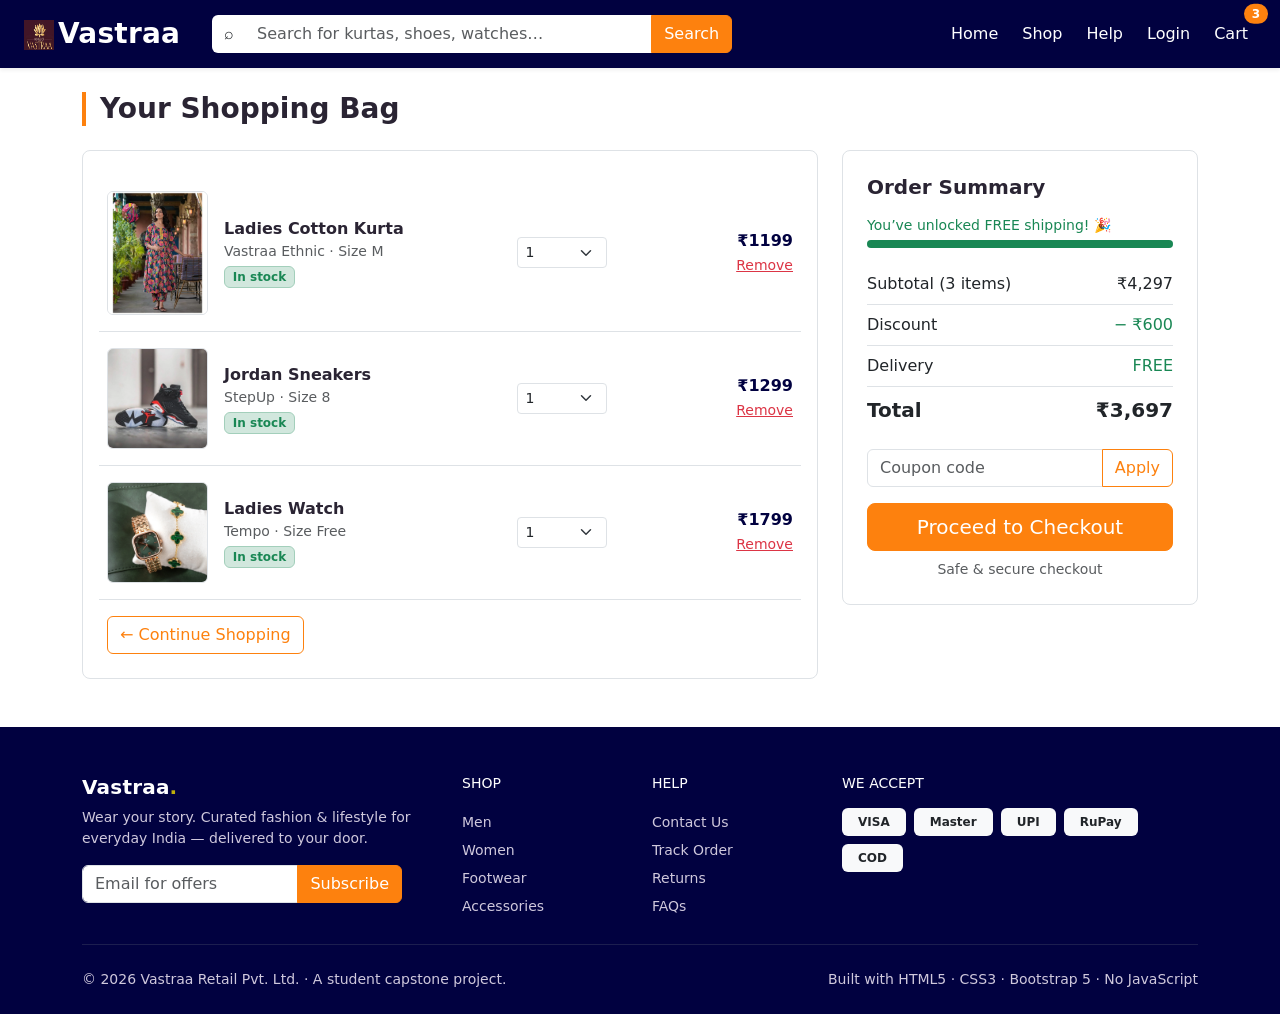
<file: cart.html>
<!DOCTYPE html>
<html lang="en">
<head>
  <meta charset="utf-8">
  <meta name="viewport" content="width=device-width, initial-scale=1">
  <title>Cart · Vastraa</title>
  <link href="https://cdn.jsdelivr.net/npm/bootstrap@5.3.8/dist/css/bootstrap.min.css" rel="stylesheet" integrity="sha384-sRIl4kxILFvY47J16cr9ZwB07vP4J8+LH7qKQnuqkuIAvNWLzeN8tE5YBujZqJLB" crossorigin="anonymous">
<script src="https://cdn.jsdelivr.net/npm/bootstrap@5.3.8/dist/js/bootstrap.bundle.min.js" integrity="sha384-FKyoEForCGlyvwx9Hj09JcYn3nv7wiPVlz7YYwJrWVcXK/BmnVDxM+D2scQbITxI" crossorigin="anonymous"></script>
  <link rel="stylesheet" href="css/bootstrap.min.css">
  <link rel="stylesheet" href="css/style.css">
</head>
<body>
   <nav class="navbar navbar-expand bg-ink shadow-sm py-2">
    <div class="container-fluid px-3 px-lg-4">
      <a class="navbar-brand text-white brand-word fs-3" href="index.html">
        <img src="assets\vastraa logo.jpeg" alt="Vastraa logo" width="30" height="30" class="me-1 align-text-bottom">Vastraa
      </a>

       <form class="d-none d-md-flex mx-3 flex-grow-1" style="max-width:520px">
        <div class="input-group">
          <span class="input-group-text bg-white border-0">⌕</span>
          <input class="form-control border-0" type="search" placeholder="Search for kurtas, shoes, watches…">
          <button class="btn btn-brand" type="submit">Search</button>
        </div>
      </form>

      <ul class="navbar-nav align-items-center gap-lg-2 ms-auto">
        <li class="nav-item"><a class="nav-link text-white" href="index.html">Home</a></li>
        <li class="nav-item"><a class="nav-link text-white" href="products.html">Shop</a></li>
        <li class="nav-item"><a class="nav-link text-white" href="contact.html">Help</a></li>
        <li class="nav-item"><a class="nav-link text-white" href="login.html">Login</a></li>
        <li class="nav-item">
          <a class="nav-link text-white position-relative" href="cart.html">
            Cart
            <span class="badge bg-brand rounded-pill position-absolute top-0 start-100 translate-middle">3</span>
          </a>
        </li>
      </ul>
    </div>
  </nav>
  <div class="container my-4">
    <h3 class="section-title mb-4">Your Shopping Bag</h3>
    <div class="row g-4">
      <div class="col-lg-8">
        <div class="bg-white border rounded-3 p-3 p-md-4">
          
            <div class="row align-items-center g-3 py-3 border-bottom">
              <div class="col-3 col-md-2"><img src="assets\kurta set.webp" class="img-fluid rounded-2 border" alt="Ladies Cotton Kurta"></div>
              <div class="col-9 col-md-5">
                <div class="fw-semibold">Ladies Cotton Kurta</div>
                <div class="text-muted small">Vastraa Ethnic · Size M</div>
                <span class="badge bg-success-subtle text-success border border-success-subtle mt-1">In stock</span>
              </div>
              <div class="col-6 col-md-2">
                <select class="form-select form-select-sm" style="max-width:90px">
                  <option>1</option><option>1</option><option>2</option><option>3</option></select>
              </div>
              <div class="col-6 col-md-3 text-md-end">
                <span class="price-now">₹1199</span>
                <div><a href="#" class="small text-danger">Remove</a></div>
              </div>
            </div>
          
            <div class="row align-items-center g-3 py-3 border-bottom">
              <div class="col-3 col-md-2"><img src="assets\jordan shoes.webp" class="img-fluid rounded-2 border" alt="Jordan Sneakers"></div>
              <div class="col-9 col-md-5">
                <div class="fw-semibold">Jordan Sneakers</div>
                <div class="text-muted small">StepUp · Size 8</div>
                <span class="badge bg-success-subtle text-success border border-success-subtle mt-1">In stock</span>
              </div>
              <div class="col-6 col-md-2">
                <select class="form-select form-select-sm" style="max-width:90px">
                  <option>1</option><option>1</option><option>2</option><option>3</option></select>
              </div>
              <div class="col-6 col-md-3 text-md-end">
                <span class="price-now">₹1299</span>
                <div><a href="#" class="small text-danger">Remove</a></div>
              </div>
            </div>
          
            <div class="row align-items-center g-3 py-3 border-bottom">
              <div class="col-3 col-md-2"><img src="assets\ladies watch.webp" class="img-fluid rounded-2 border" alt="Lasies Watch"></div>
              <div class="col-9 col-md-5">
                <div class="fw-semibold">Ladies Watch</div>
                <div class="text-muted small">Tempo · Size Free</div>
                <span class="badge bg-success-subtle text-success border border-success-subtle mt-1">In stock</span>
              </div>
              <div class="col-6 col-md-2">
                <select class="form-select form-select-sm" style="max-width:90px">
                  <option>1</option><option>1</option><option>2</option><option>3</option></select>
              </div>
              <div class="col-6 col-md-3 text-md-end">
                <span class="price-now">₹1799</span>
                <div><a href="#" class="small text-danger">Remove</a></div>
              </div>
            </div>
          <div class="d-flex justify-content-between pt-3">
            <a href="products.html" class="btn btn-outline-brand">← Continue Shopping</a>
          </div>
        </div>
      </div>

     <div class="col-lg-4">
        <div class="bg-white border rounded-3 p-4">
          <h5 class="fw-bold mb-3">Order Summary</h5>

           <p class="small mb-1 text-success">You&rsquo;ve unlocked FREE shipping! 🎉</p>
          <div class="progress mb-3" style="height:8px">
            <div class="progress-bar bg-success" style="width:100%"></div>
          </div>

          <ul class="list-group list-group-flush mb-3">
            <li class="list-group-item d-flex justify-content-between px-0">Subtotal (3 items)<span>₹4,297</span></li>
            <li class="list-group-item d-flex justify-content-between px-0">Discount<span class="text-success">− ₹600</span></li>
            <li class="list-group-item d-flex justify-content-between px-0">Delivery<span class="text-success">FREE</span></li>
            <li class="list-group-item d-flex justify-content-between px-0 fw-bold fs-5">Total<span>₹3,697</span></li>
          </ul>

           <div class="input-group mb-3">
            <input class="form-control" placeholder="Coupon code">
            <button class="btn btn-outline-brand">Apply</button>
          </div>

          <a href="checkout.html" class="btn btn-brand w-100 btn-lg">Proceed to Checkout</a>
          <p class="text-center small text-muted mt-2 mb-0"> Safe & secure checkout</p>
        </div>
      </div>
    </div>
  </div>

   <footer class="site-footer pt-5 pb-4 mt-5">
    <div class="container">
      <div class="row g-4">
        <div class="col-12 col-lg-4">
          <h5 class="brand-word text-white mb-2">Vastraa<span class="dot">.</span></h5>
          <p class="small mb-3">Wear your story. Curated fashion &amp; lifestyle for everyday India — delivered to your door.</p>
          <!-- Newsletter: an input-group form -->
          <div class="input-group" style="max-width:320px">
            <input class="form-control" type="email" placeholder="Email for offers">
            <button class="btn btn-brand" type="submit">Subscribe</button>
          </div>
        </div>
        <div class="col-6 col-lg-2">
          <h6 class="text-uppercase small mb-3">Shop</h6>
          <ul class="list-unstyled small lh-lg mb-0">
            <li><a href="products.html">Men</a></li>
            <li><a href="products.html">Women</a></li>
            <li><a href="products.html">Footwear</a></li>
            <li><a href="products.html">Accessories</a></li>
          </ul>
        </div>
        <div class="col-6 col-lg-2">
          <h6 class="text-uppercase small mb-3">Help</h6>
          <ul class="list-unstyled small lh-lg mb-0">
            <li><a href="contact.html">Contact Us</a></li>
            <li><a href="contact.html">Track Order</a></li>
            <li><a href="contact.html">Returns</a></li>
            <li><a href="contact.html">FAQs</a></li>
          </ul>
        </div>
        <div class="col-12 col-lg-4">
          <h6 class="text-uppercase small mb-3">We Accept</h6>
          <div class="d-flex flex-wrap gap-2">
            <span class="badge bg-light text-dark px-3 py-2">VISA</span>
            <span class="badge bg-light text-dark px-3 py-2">Master</span>
            <span class="badge bg-light text-dark px-3 py-2">UPI</span>
            <span class="badge bg-light text-dark px-3 py-2">RuPay</span>
            <span class="badge bg-light text-dark px-3 py-2">COD</span>
          </div>
        </div>
      </div>
      <hr class="border-secondary my-4">
      <div class="d-flex flex-column flex-md-row justify-content-between small">
        <span>© 2026 Vastraa Retail Pvt. Ltd. · A student capstone project.</span>
        <span>Built with HTML5 · CSS3 · Bootstrap 5 · No JavaScript</span>
      </div>
    </div>
  </footer>
</body>
</html>
</file>
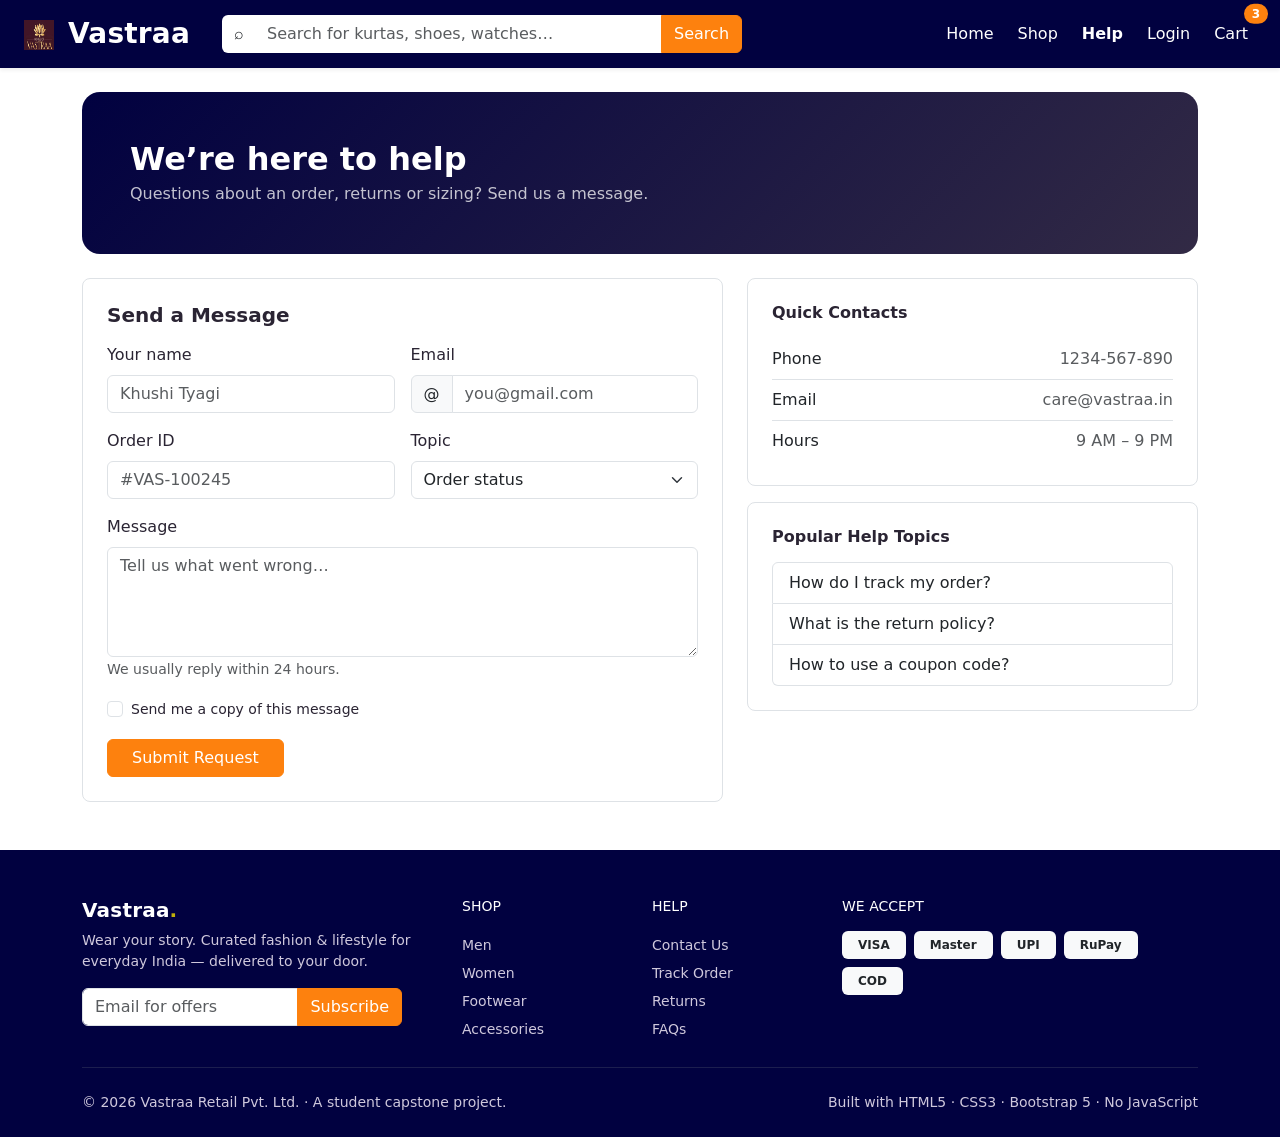
<file: contact.html>
<!DOCTYPE html>
<html lang="en">
<head>
  <meta charset="utf-8">
  <meta name="viewport" content="width=device-width, initial-scale=1">
  <title>Help · Vastraa</title>
  <link href="https://cdn.jsdelivr.net/npm/bootstrap@5.3.8/dist/css/bootstrap.min.css" rel="stylesheet" integrity="sha384-sRIl4kxILFvY47J16cr9ZwB07vP4J8+LH7qKQnuqkuIAvNWLzeN8tE5YBujZqJLB" crossorigin="anonymous">
<script src="https://cdn.jsdelivr.net/npm/bootstrap@5.3.8/dist/js/bootstrap.bundle.min.js" integrity="sha384-FKyoEForCGlyvwx9Hj09JcYn3nv7wiPVlz7YYwJrWVcXK/BmnVDxM+D2scQbITxI" crossorigin="anonymous"></script>
  <link rel="stylesheet" href="css/bootstrap.min.css">
  <link rel="stylesheet" href="css/style.css">
</head>
<body>
  <nav class="navbar navbar-expand bg-ink shadow-sm py-2">
    <div class="container-fluid px-3 px-lg-4">
      <a class="navbar-brand text-white brand-word fs-3" href="index.html">
        <img src="assets\vastraa logo.jpeg" alt="Vastraa logo" width="30" height="30" class="me-1 align-text-bottom">
        Vastraa
      </a>

      <form class="d-none d-md-flex mx-3 flex-grow-1" style="max-width:520px">
         <div class="input-group">
<span class="input-group-text bg-white border-0">⌕</span>
 <input class="form-control border-0" type="search" placeholder="Search for kurtas, shoes, watches…">
          <button class="btn btn-brand" type="submit">Search</button> </div>
</form>

 <ul class="navbar-nav align-items-center gap-lg-2 ms-auto">
<li class="nav-item"><a class="nav-link text-white" href="index.html">Home</a></li>
<li class="nav-item"><a class="nav-link text-white" href="products.html">Shop</a></li>
<li class="nav-item"><a class="nav-link active fw-semibold text-white" href="contact.html">Help</a></li>
<li class="nav-item"><a class="nav-link text-white" href="login.html">Login</a></li>
<li class="nav-item">
<a class="nav-link text-white position-relative" href="cart.html">
Cart
<span class="badge bg-brand rounded-pill position-absolute top-0 start-100 translate-middle">3</span>
</a>
</li>
</ul>
</div>
</nav>
<div class="container my-4">
    <div class="hero p-4 p-md-5 mb-4">
      <h2 class="fw-bold mb-1">We&rsquo;re here to help</h2>
      <p class="opacity-75 mb-0">Questions about an order, returns or sizing? Send us a message.</p> </div>

    <div class="row g-4">
      <div class="col-lg-7">
        <div class="bg-white border rounded-3 p-4">
          <h5 class="fw-bold mb-3">Send a Message</h5>
          <div class="row g-3">
            <div class="col-md-6"><label class="form-label">Your name</label><input class="form-control" placeholder="Khushi Tyagi"></div>
            <div class="col-md-6"><label class="form-label">Email</label>
              <div class="input-group"><span class="input-group-text">@</span><input type="email" class="form-control" placeholder="you@gmail.com"></div></div>
            <div class="col-md-6"><label class="form-label">Order ID</label><input class="form-control" placeholder="#VAS-100245"></div>
            <div class="col-md-6"><label class="form-label">Topic</label>
              <select class="form-select"><option>Order status</option><option>Return / Refund</option><option>Payment issue</option><option>Other</option></select></div>
            <div class="col-12"><label class="form-label">Message</label>
              <textarea class="form-control" rows="4" placeholder="Tell us what went wrong…"></textarea>
              <small class="form-text text-muted">We usually reply within 24 hours.</small></div>
            <div class="col-12">
              <div class="form-check"><input class="form-check-input" type="checkbox" id="cc"><label class="form-check-label small" for="cc">Send me a copy of this message</label></div>
            </div>
            <div class="col-12"><button class="btn btn-brand px-4">Submit Request</button></div>
          </div>
        </div>
      </div>

      <div class="col-lg-5">
        <div class="bg-white border rounded-3 p-4 mb-3">
          <h6 class="fw-bold mb-3">Quick Contacts</h6>
          <ul class="list-group list-group-flush">
            <li class="list-group-item d-flex justify-content-between px-0"> Phone<span class="text-muted">1234-567-890</span></li>
            <li class="list-group-item d-flex justify-content-between px-0"> Email<span class="text-muted">care@vastraa.in</span></li>
            <li class="list-group-item d-flex justify-content-between px-0"> Hours<span class="text-muted">9 AM – 9 PM</span></li>
          </ul>
        </div>
        <div class="bg-white border rounded-3 p-4">
          <h6 class="fw-bold mb-3">Popular Help Topics</h6>
          <div class="list-group">
            <a href="#" class="list-group-item list-group-item-action">How do I track my order?</a>
            <a href="#" class="list-group-item list-group-item-action">What is the return policy?</a>
            <a href="#" class="list-group-item list-group-item-action">How to use a coupon code?</a>
          </div>
        </div>
      </div>
    </div>
  </div>

  <footer class="site-footer pt-5 pb-4 mt-5">
    <div class="container">
      <div class="row g-4">
        <div class="col-12 col-lg-4">
          <h5 class="brand-word text-white mb-2">Vastraa<span class="dot">.</span></h5>
          <p class="small mb-3">Wear your story. Curated fashion &amp; lifestyle for everyday India — delivered to your door.</p>
          <!-- Newsletter: an input-group form -->
          <div class="input-group" style="max-width:320px">
            <input class="form-control" type="email" placeholder="Email for offers">
            <button class="btn btn-brand" type="submit">Subscribe</button>
          </div>
        </div>
        <div class="col-6 col-lg-2">
          <h6 class="text-uppercase small mb-3">Shop</h6>
          <ul class="list-unstyled small lh-lg mb-0">
            <li><a href="products.html">Men</a></li>
            <li><a href="products.html">Women</a></li>
            <li><a href="products.html">Footwear</a></li>
            <li><a href="products.html">Accessories</a></li>
          </ul>
        </div>
        <div class="col-6 col-lg-2">
          <h6 class="text-uppercase small mb-3">Help</h6>
          <ul class="list-unstyled small lh-lg mb-0">
            <li><a href="contact.html">Contact Us</a></li>
            <li><a href="contact.html">Track Order</a></li>
            <li><a href="contact.html">Returns</a></li>
            <li><a href="contact.html">FAQs</a></li>
          </ul>
        </div>
        <div class="col-12 col-lg-4">
          <h6 class="text-uppercase small mb-3">We Accept</h6>
          <div class="d-flex flex-wrap gap-2">
            <span class="badge bg-light text-dark px-3 py-2">VISA</span>
            <span class="badge bg-light text-dark px-3 py-2">Master</span>
            <span class="badge bg-light text-dark px-3 py-2">UPI</span>
            <span class="badge bg-light text-dark px-3 py-2">RuPay</span>
            <span class="badge bg-light text-dark px-3 py-2">COD</span>
          </div>
        </div>
      </div>
      <hr class="border-secondary my-4">
      <div class="d-flex flex-column flex-md-row justify-content-between small">
        <span>© 2026 Vastraa Retail Pvt. Ltd. · A student capstone project.</span>
        <span>Built with HTML5 · CSS3 · Bootstrap 5 · No JavaScript</span>
      </div>
    </div>
  </footer>
</body>
</html>
</file>
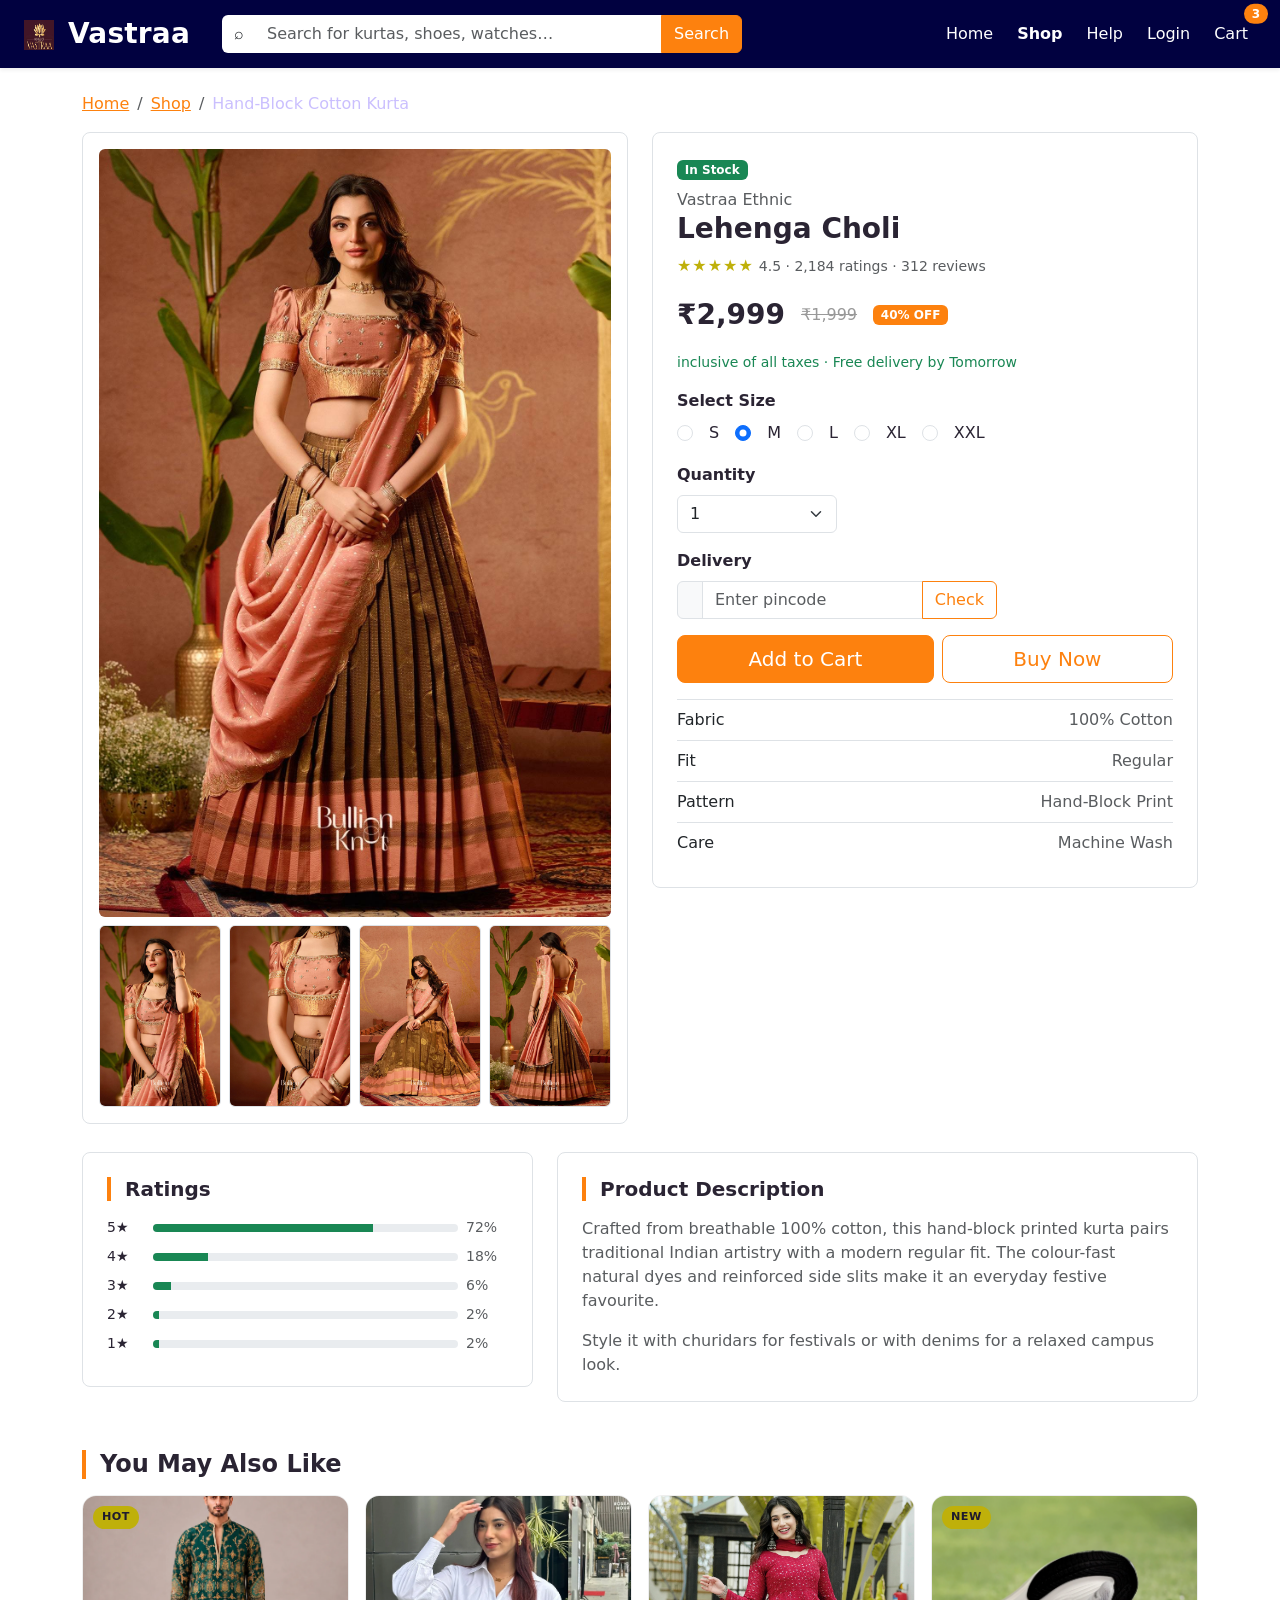
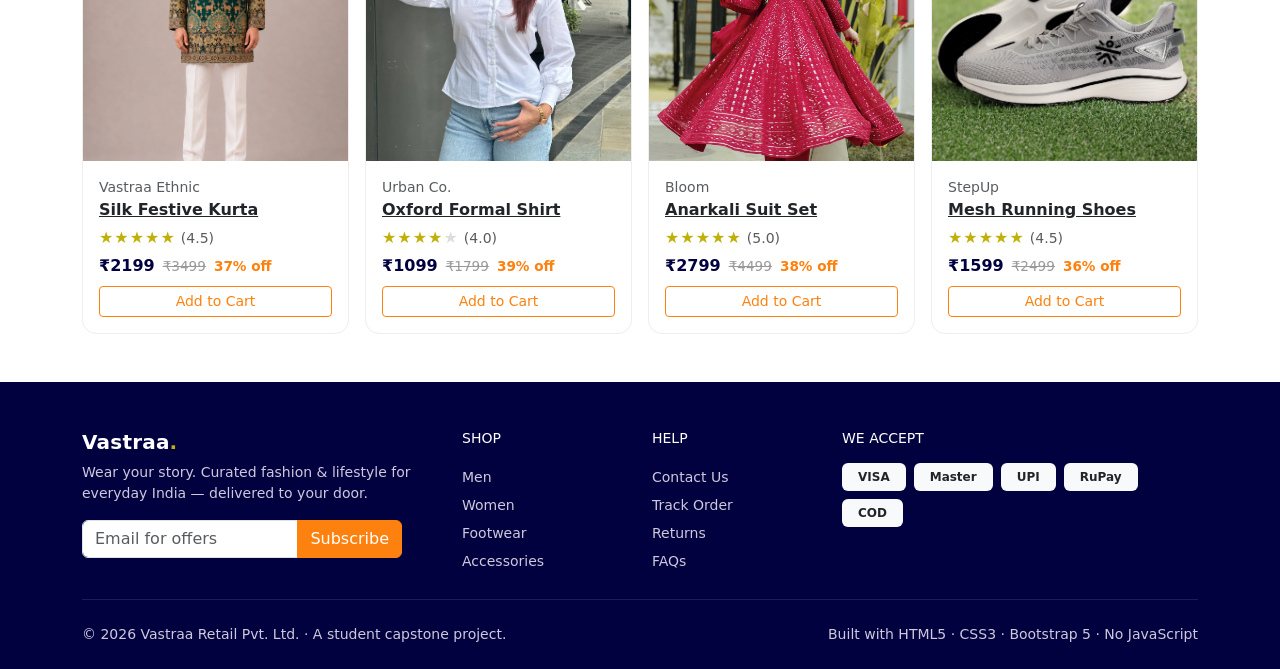
<file: product.html>
<!DOCTYPE html>
<html lang="en">
<head>
  <meta charset="utf-8">
  <meta name="viewport" content="width=device-width, initial-scale=1">
  <title>Product · Vastraa</title>
  <link href="https://cdn.jsdelivr.net/npm/bootstrap@5.3.8/dist/css/bootstrap.min.css" rel="stylesheet" integrity="sha384-sRIl4kxILFvY47J16cr9ZwB07vP4J8+LH7qKQnuqkuIAvNWLzeN8tE5YBujZqJLB" crossorigin="anonymous">
<script src="https://cdn.jsdelivr.net/npm/bootstrap@5.3.8/dist/js/bootstrap.bundle.min.js" integrity="sha384-FKyoEForCGlyvwx9Hj09JcYn3nv7wiPVlz7YYwJrWVcXK/BmnVDxM+D2scQbITxI" crossorigin="anonymous"></script>
  <link rel="stylesheet" href="css/bootstrap.min.css">
  <link rel="stylesheet" href="css/style.css">
</head>
<body>
  <nav class="navbar navbar-expand bg-ink shadow-sm py-2">
    <div class="container-fluid px-3 px-lg-4">
      <a class="navbar-brand text-white brand-word fs-3" href="index.html">
        <img src="assets\vastraa logo.jpeg" alt="Vastraa logo" width="30" height="30" class="me-1 align-text-bottom">
        Vastraa
      </a>

      <form class="d-none d-md-flex mx-3 flex-grow-1" style="max-width:520px">
        <div class="input-group">
          <span class="input-group-text bg-white border-0">⌕</span>
          <input class="form-control border-0" type="search" placeholder="Search for kurtas, shoes, watches…">
          <button class="btn btn-brand" type="submit">Search</button>
        </div>
      </form>

      <ul class="navbar-nav align-items-center gap-lg-2 ms-auto">
        <li class="nav-item"><a class="nav-link text-white" href="index.html">Home</a></li>
        <li class="nav-item"><a class="nav-link active fw-semibold text-white" href="products.html">Shop</a></li>
        <li class="nav-item"><a class="nav-link text-white" href="contact.html">Help</a></li>
        <li class="nav-item"><a class="nav-link text-white" href="login.html">Login</a></li>
        <li class="nav-item">
          <a class="nav-link text-white position-relative" href="cart.html">
            Cart
            <span class="badge bg-brand rounded-pill position-absolute top-0 start-100 translate-middle">3</span>
          </a>
        </li>
      </ul>
    </div>
  </nav>
  <div class="container my-4">
    <nav aria-label="breadcrumb">
      <ol class="breadcrumb small">
        <li class="breadcrumb-item"><a href="index.html" class="text-brand">Home</a></li>
        <li class="breadcrumb-item"><a href="products.html" class="text-brand">Shop</a></li>
        <li class="breadcrumb-item active">Hand-Block Cotton Kurta</li>
      </ol>
    </nav>

    <div class="row g-4">
      <div class="col-lg-6">
        <div class="bg-white border rounded-3 p-3">
          <img src="assets\ethenic women.jpg" class="img-fluid w-100 rounded-2 mb-2" alt="Cotton kurta main">
          <div class="row row-cols-4 g-2">
            <div class="col"><img src="assets\1 suit.webp" class="img-fluid border rounded-2" alt="thumb 1"></div><div class="col"><img src="assets\2 suit.webp" class="img-fluid border rounded-2" alt="thumb 2"></div><div class="col"><img src="assets\3suit.webp" class="img-fluid border rounded-2" alt="thumb 3"></div><div class="col"><img src="assets\4suit.webp" class="img-fluid border rounded-2" alt="thumb 4"></div>
          </div>
        </div>
      </div>

     <div class="col-lg-6">
        <div class="bg-white border rounded-3 p-4">
          <span class="badge bg-success mb-2">In Stock</span>
          <div class="text-muted">Vastraa Ethnic</div>
          <h3 class="fw-bold">Lehenga Choli</h3>
          <div class="mb-2"><span class="stars">★★★★★</span> <span class="text-muted small">4.5 · 2,184 ratings · 312 reviews</span></div>

          <div class="d-flex align-items-center gap-3 my-3">
            <span class="fs-3 fw-bold text-ink">₹2,999</span>
            <span class="price-was fs-6">₹1,999</span>
            <span class="badge bg-brand">40% OFF</span>
          </div>
          <p class="text-success small mb-3">inclusive of all taxes · Free delivery by Tomorrow</p>

         <div class="mb-3">
            <label class="form-label fw-semibold">Select Size</label>
            <div class="d-flex gap-2 flex-wrap">
              <div class="form-check"><input class="form-check-input" type="radio" name="size" id="sS" ><label class="form-check-label px-2" for="sS">S</label></div><div class="form-check"><input class="form-check-input" type="radio" name="size" id="sM" checked><label class="form-check-label px-2" for="sM">M</label></div><div class="form-check"><input class="form-check-input" type="radio" name="size" id="sL" ><label class="form-check-label px-2" for="sL">L</label></div><div class="form-check"><input class="form-check-input" type="radio" name="size" id="sXL" ><label class="form-check-label px-2" for="sXL">XL</label></div><div class="form-check"><input class="form-check-input" type="radio" name="size" id="sXXL" ><label class="form-check-label px-2" for="sXXL">XXL</label></div>
            </div>
          </div>

          <div class="mb-3" style="max-width:160px">
            <label class="form-label fw-semibold">Quantity</label>
            <select class="form-select"><option>1</option><option>2</option><option>3</option></select>
          </div>

         <div class="mb-3" style="max-width:320px">
            <label class="form-label fw-semibold">Delivery</label>
            <div class="input-group">
              <span class="input-group-text"></span>
              <input class="form-control" placeholder="Enter pincode">
              <button class="btn btn-outline-brand">Check</button>
            </div>
          </div>

          <div class="d-flex gap-2 mb-3">
            <a href="cart.html" class="btn btn-brand btn-lg flex-grow-1">Add to Cart</a>
            <a href="checkout.html" class="btn btn-outline-brand btn-lg flex-grow-1">Buy Now</a>
          </div>

         <ul class="list-group list-group-flush border-top">
            <li class="list-group-item d-flex justify-content-between px-0"><span>Fabric</span><span class="text-muted">100% Cotton</span></li>
            <li class="list-group-item d-flex justify-content-between px-0"><span>Fit</span><span class="text-muted">Regular</span></li>
            <li class="list-group-item d-flex justify-content-between px-0"><span>Pattern</span><span class="text-muted">Hand-Block Print</span></li>
            <li class="list-group-item d-flex justify-content-between px-0"><span>Care</span><span class="text-muted">Machine Wash</span></li>
          </ul>
        </div>
      </div>
    </div>

    <div class="row g-4 mt-1">
      <div class="col-lg-5">
        <div class="bg-white border rounded-3 p-4">
          <h5 class="section-title mb-3">Ratings</h5>
          <div class="d-flex align-items-center gap-2 mb-2">
             <span class="small" style="width:38px">5★</span>
             <div class="progress flex-grow-1" style="height:8px"><div class="progress-bar bg-success" style="width:72%"></div></div>
             <span class="small text-muted" style="width:42px">72%</span></div><div class="d-flex align-items-center gap-2 mb-2">
             <span class="small" style="width:38px">4★</span>
             <div class="progress flex-grow-1" style="height:8px"><div class="progress-bar bg-success" style="width:18%"></div></div>
             <span class="small text-muted" style="width:42px">18%</span></div><div class="d-flex align-items-center gap-2 mb-2">
             <span class="small" style="width:38px">3★</span>
             <div class="progress flex-grow-1" style="height:8px"><div class="progress-bar bg-success" style="width:6%"></div></div>
             <span class="small text-muted" style="width:42px">6%</span></div><div class="d-flex align-items-center gap-2 mb-2">
             <span class="small" style="width:38px">2★</span>
             <div class="progress flex-grow-1" style="height:8px"><div class="progress-bar bg-success" style="width:2%"></div></div>
             <span class="small text-muted" style="width:42px">2%</span></div><div class="d-flex align-items-center gap-2 mb-2">
             <span class="small" style="width:38px">1★</span>
             <div class="progress flex-grow-1" style="height:8px"><div class="progress-bar bg-success" style="width:2%"></div></div>
             <span class="small text-muted" style="width:42px">2%</span></div>
        </div>
      </div>
      <div class="col-lg-7">
        <div class="bg-white border rounded-3 p-4">
          <h5 class="section-title mb-3">Product Description</h5>
          <p class="text-muted">Crafted from breathable 100% cotton, this hand-block printed kurta pairs traditional Indian artistry with a modern regular fit. The colour-fast natural dyes and reinforced side slits make it an everyday festive favourite.</p>
          <p class="text-muted mb-0">Style it with churidars for festivals or with denims for a relaxed campus look.</p>
        </div>
      </div>
    </div>

    <h4 class="section-title mt-5 mb-3">You May Also Like</h4>
    
      <div class="row row-cols-2 row-cols-md-3 row-cols-lg-4 g-3">
        <div class="col">
          <div class="product-card h-100 position-relative">
            <span class="ribbon">HOT</span>
            <a href="product.html"><img src="assets\Silk Festive Kurta.webp" class="product-thumb" alt="Silk Festive Kurta"></a>
            <div class="p-3">
              <div class="text-muted small">Vastraa Ethnic</div>
              <a href="product.html" class="text-dark"><div class="fw-semibold text-truncate">Silk Festive Kurta</div></a>
              <div class="my-1"><span class="stars">★★★★★</span> <span class="text-muted small">(4.5)</span></div>
              <div class="d-flex align-items-center gap-2">
                <span class="price-now">₹2199</span>
                <span class="price-was">₹3499</span>
                <span class="price-off">37% off</span>
              </div>
              <a href="cart.html" class="btn btn-outline-brand btn-sm w-100 mt-2">Add to Cart</a>
            </div>
          </div>
        </div>
        <div class="col">
          <div class="product-card h-100 position-relative">
            
            <a href="product.html"><img src="assets\Oxford Formal Shirt.webp" class="product-thumb" alt="Oxford Formal Shirt"></a>
            <div class="p-3">
              <div class="text-muted small">Urban Co.</div>
              <a href="product.html" class="text-dark"><div class="fw-semibold text-truncate">Oxford Formal Shirt</div></a>
              <div class="my-1"><span class="stars">★★★★<span class="empty">★</span></span> <span class="text-muted small">(4.0)</span></div>
              <div class="d-flex align-items-center gap-2">
                <span class="price-now">₹1099</span>
                <span class="price-was">₹1799</span>
                <span class="price-off">39% off</span>
              </div>
              <a href="cart.html" class="btn btn-outline-brand btn-sm w-100 mt-2">Add to Cart</a>
            </div>
          </div>
        </div>
        <div class="col">
          <div class="product-card h-100 position-relative">
            
            <a href="product.html"><img src="assets\anarkali suit set.webp" class="product-thumb" alt="Anarkali Suit Set"></a>
            <div class="p-3">
              <div class="text-muted small">Bloom</div>
              <a href="product.html" class="text-dark"><div class="fw-semibold text-truncate">Anarkali Suit Set</div></a>
              <div class="my-1"><span class="stars">★★★★★</span> <span class="text-muted small">(5.0)</span></div>
              <div class="d-flex align-items-center gap-2">
                <span class="price-now">₹2799</span>
                <span class="price-was">₹4499</span>
                <span class="price-off">38% off</span>
              </div>
              <a href="cart.html" class="btn btn-outline-brand btn-sm w-100 mt-2">Add to Cart</a>
            </div>
          </div>
        </div>
        <div class="col">
          <div class="product-card h-100 position-relative">
            <span class="ribbon">NEW</span>
            <a href="product.html"><img src="assets\run.webp" class="product-thumb" alt="Mesh Running Shoes"></a>
            <div class="p-3">
              <div class="text-muted small">StepUp</div>
              <a href="product.html" class="text-dark"><div class="fw-semibold text-truncate">Mesh Running Shoes</div></a>
              <div class="my-1"><span class="stars">★★★★★</span> <span class="text-muted small">(4.5)</span></div>
              <div class="d-flex align-items-center gap-2">
                <span class="price-now">₹1599</span>
                <span class="price-was">₹2499</span>
                <span class="price-off">36% off</span>
              </div>
              <a href="cart.html" class="btn btn-outline-brand btn-sm w-100 mt-2">Add to Cart</a>
            </div>
          </div>
        </div>
      </div>
  </div>

 <footer class="site-footer pt-5 pb-4 mt-5">
    <div class="container">
      <div class="row g-4">
        <div class="col-12 col-lg-4">
          <h5 class="brand-word text-white mb-2">Vastraa<span class="dot">.</span></h5>
          <p class="small mb-3">Wear your story. Curated fashion &amp; lifestyle for everyday India — delivered to your door.</p>
         <div class="input-group" style="max-width:320px">
            <input class="form-control" type="email" placeholder="Email for offers">
            <button class="btn btn-brand" type="submit">Subscribe</button>
          </div>
        </div>
        <div class="col-6 col-lg-2">
          <h6 class="text-uppercase small mb-3">Shop</h6>
          <ul class="list-unstyled small lh-lg mb-0">
            <li><a href="products.html">Men</a></li>
            <li><a href="products.html">Women</a></li>
            <li><a href="products.html">Footwear</a></li>
            <li><a href="products.html">Accessories</a></li>
          </ul>
        </div>
        <div class="col-6 col-lg-2">
          <h6 class="text-uppercase small mb-3">Help</h6>
          <ul class="list-unstyled small lh-lg mb-0">
            <li><a href="contact.html">Contact Us</a></li>
            <li><a href="contact.html">Track Order</a></li>
            <li><a href="contact.html">Returns</a></li>
            <li><a href="contact.html">FAQs</a></li>
          </ul>
        </div>
        <div class="col-12 col-lg-4">
          <h6 class="text-uppercase small mb-3">We Accept</h6>
          <div class="d-flex flex-wrap gap-2">
            <span class="badge bg-light text-dark px-3 py-2">VISA</span>
            <span class="badge bg-light text-dark px-3 py-2">Master</span>
            <span class="badge bg-light text-dark px-3 py-2">UPI</span>
            <span class="badge bg-light text-dark px-3 py-2">RuPay</span>
            <span class="badge bg-light text-dark px-3 py-2">COD</span>
          </div>
        </div>
      </div>
      <hr class="border-secondary my-4">
      <div class="d-flex flex-column flex-md-row justify-content-between small">
        <span>© 2026 Vastraa Retail Pvt. Ltd. · A student capstone project.</span>
        <span>Built with HTML5 · CSS3 · Bootstrap 5 · No JavaScript</span>
      </div>
    </div>
  </footer>
</body>
</html>
</file>
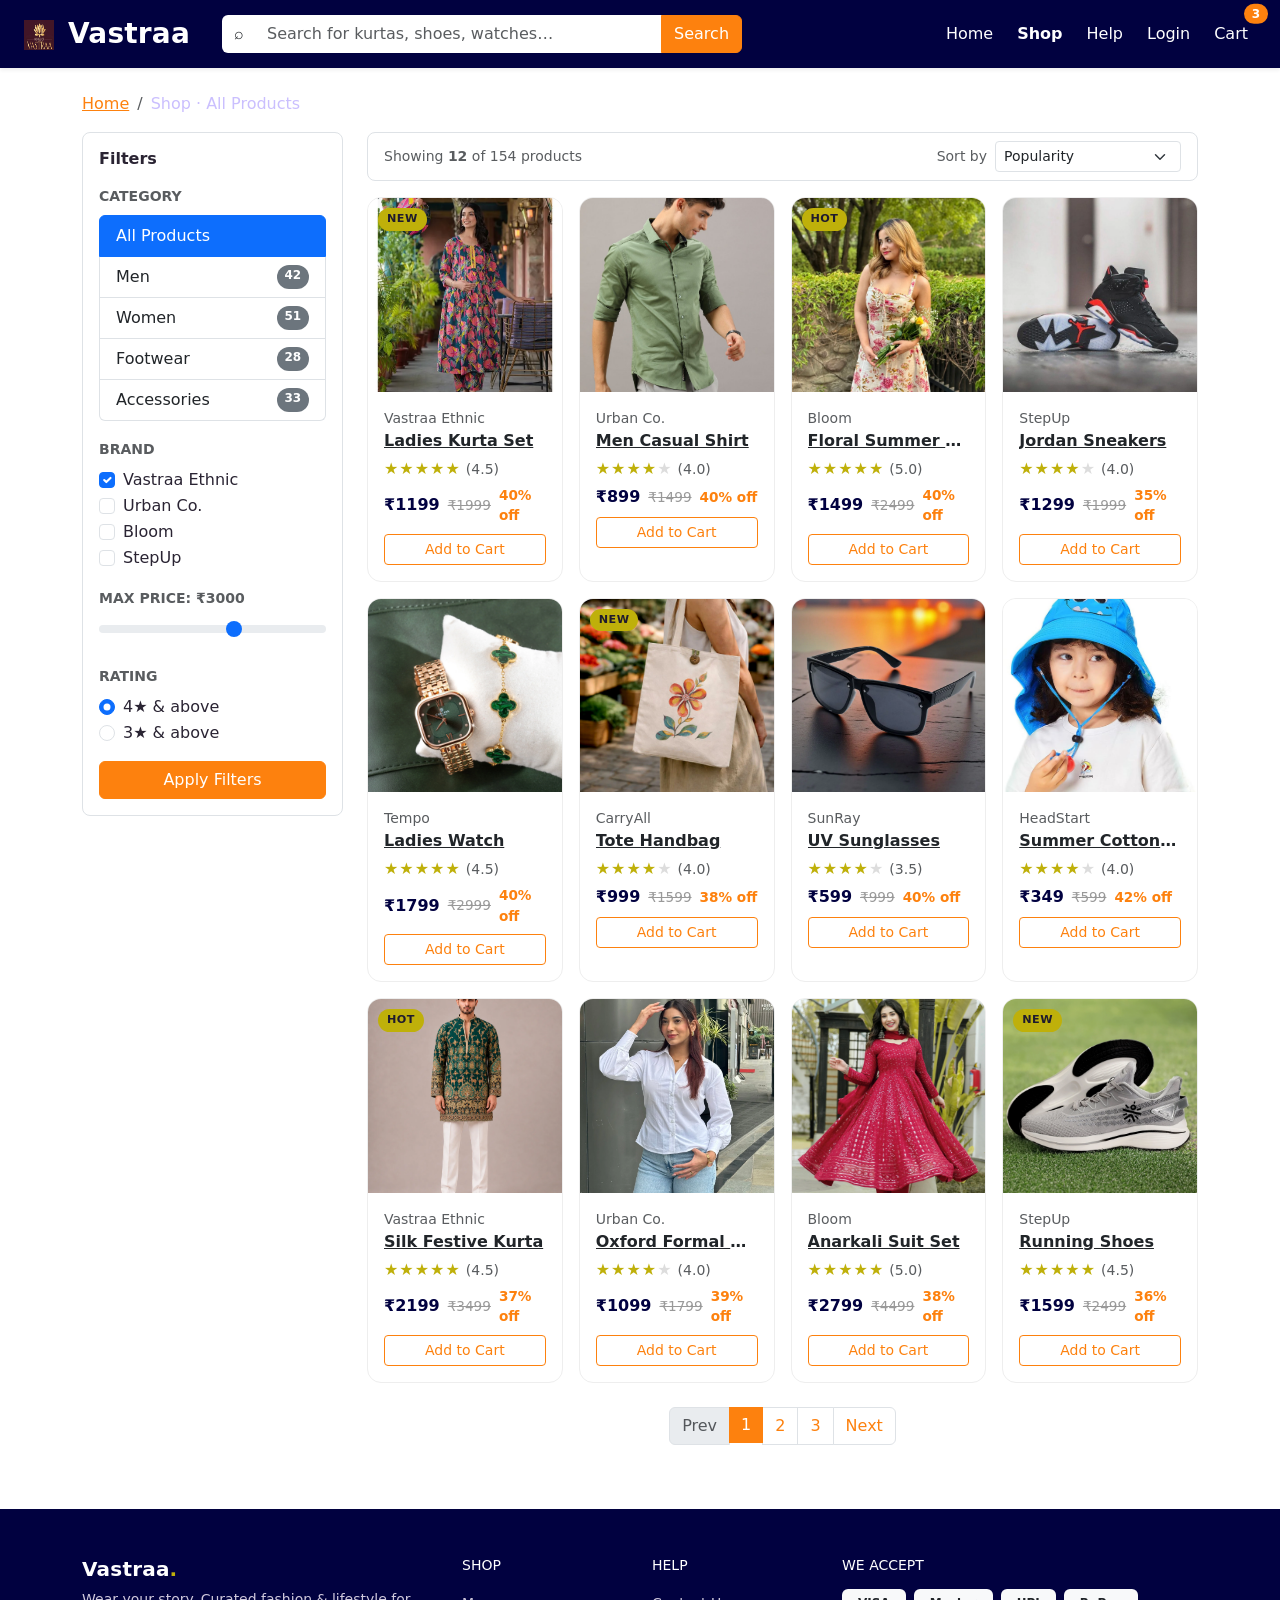
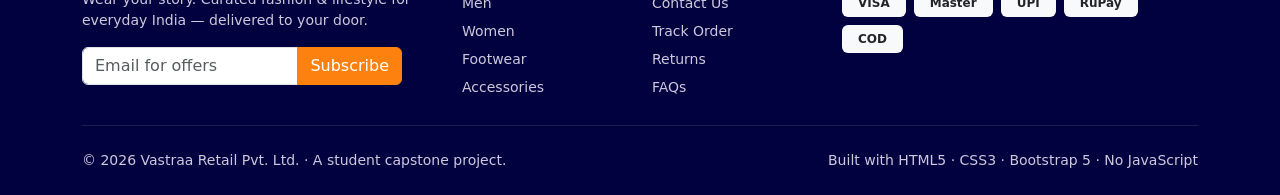
<file: products.html>
<!DOCTYPE html>
<html lang="en">
<head>
  <meta charset="utf-8">
  <meta name="viewport" content="width=device-width, initial-scale=1">
  <title>Shop · Vastraa</title>
  <link href="https://cdn.jsdelivr.net/npm/bootstrap@5.3.8/dist/css/bootstrap.min.css" rel="stylesheet" integrity="sha384-sRIl4kxILFvY47J16cr9ZwB07vP4J8+LH7qKQnuqkuIAvNWLzeN8tE5YBujZqJLB" crossorigin="anonymous">
<script src="https://cdn.jsdelivr.net/npm/bootstrap@5.3.8/dist/js/bootstrap.bundle.min.js" integrity="sha384-FKyoEForCGlyvwx9Hj09JcYn3nv7wiPVlz7YYwJrWVcXK/BmnVDxM+D2scQbITxI" crossorigin="anonymous"></script>
  <link rel="stylesheet" href="css/bootstrap.min.css">
   <link rel="stylesheet" href="css/style.css">
</head>
<body>
   <nav class="navbar navbar-expand bg-ink shadow-sm py-2">
    <div class="container-fluid px-3 px-lg-4">
      <a class="navbar-brand text-white brand-word fs-3" href="index.html">
        <img src="assets\vastraa logo.jpeg" alt="Vastraa logo" width="30" height="30" class="me-1 align-text-bottom">
        Vastraa<span class="dot"></span>
      </a>

         <form class="d-none d-md-flex mx-3 flex-grow-1" style="max-width:520px">
        <div class="input-group">
          <span class="input-group-text bg-white border-0">⌕</span>
          <input class="form-control border-0" type="search" placeholder="Search for kurtas, shoes, watches…">
          <button class="btn btn-brand" type="submit">Search</button>
        </div>
      </form>

      <ul class="navbar-nav align-items-center gap-lg-2 ms-auto">
        <li class="nav-item"><a class="nav-link text-white" href="index.html">Home</a></li>
        <li class="nav-item"><a class="nav-link active fw-semibold text-white" href="products.html">Shop</a></li>
        <li class="nav-item"><a class="nav-link text-white" href="contact.html">Help</a></li>
        <li class="nav-item"><a class="nav-link text-white" href="login.html">Login</a></li>
        <li class="nav-item">
          <a class="nav-link text-white position-relative" href="cart.html">
            Cart
            <span class="badge bg-brand rounded-pill position-absolute top-0 start-100 translate-middle">3</span>
          </a>
        </li>
      </ul>
    </div>
  </nav>
  <div class="container my-4">
    <nav aria-label="breadcrumb">
      <ol class="breadcrumb small">
        <li class="breadcrumb-item"><a href="index.html" class="text-brand">Home</a></li>
        <li class="breadcrumb-item active">Shop · All Products</li>
      </ol>
    </nav>

    <div class="row">
      
        <aside class="col-lg-3 mb-4">
          <div class="bg-white border rounded-3 p-3">
            <h6 class="fw-bold mb-3">Filters</h6>

            <div class="mb-3">
              <label class="form-label fw-semibold small text-uppercase text-muted">Category</label>
              <div class="list-group">
                <a href="#" class="list-group-item list-group-item-action active">All Products</a>
                <a href="#" class="list-group-item list-group-item-action d-flex justify-content-between">Men <span class="badge bg-secondary rounded-pill">42</span></a>
                <a href="#" class="list-group-item list-group-item-action d-flex justify-content-between">Women <span class="badge bg-secondary rounded-pill">51</span></a>
                <a href="#" class="list-group-item list-group-item-action d-flex justify-content-between">Footwear <span class="badge bg-secondary rounded-pill">28</span></a>
                <a href="#" class="list-group-item list-group-item-action d-flex justify-content-between">Accessories <span class="badge bg-secondary rounded-pill">33</span></a>
              </div>
            </div>

             <div class="mb-3">
              <label class="form-label fw-semibold small text-uppercase text-muted">Brand</label>
              <div class="form-check"><input class="form-check-input" type="checkbox" id="b1" checked><label class="form-check-label" for="b1">Vastraa Ethnic</label></div>
              <div class="form-check"><input class="form-check-input" type="checkbox" id="b2"><label class="form-check-label" for="b2">Urban Co.</label></div>
              <div class="form-check"><input class="form-check-input" type="checkbox" id="b3"><label class="form-check-label" for="b3">Bloom</label></div>
              <div class="form-check"><input class="form-check-input" type="checkbox" id="b4"><label class="form-check-label" for="b4">StepUp</label></div>
            </div>

           <div class="mb-3">
              <label for="price" class="form-label fw-semibold small text-uppercase text-muted">Max Price: ₹3000</label>
              <input type="range" class="form-range" id="price" min="0" max="5000" value="3000">
            </div>

            <div class="mb-3">
              <label class="form-label fw-semibold small text-uppercase text-muted">Rating</label>
              <div class="form-check"><input class="form-check-input" type="radio" name="rate" id="r1" checked><label class="form-check-label" for="r1">4★ &amp; above</label></div>
              <div class="form-check"><input class="form-check-input" type="radio" name="rate" id="r2"><label class="form-check-label" for="r2">3★ &amp; above</label></div>
            </div>

            <button class="btn btn-brand w-100">Apply Filters</button>
          </div>
        </aside>

      <section class="col-lg-9">
        <div class="d-flex justify-content-between align-items-center bg-white border rounded-3 p-2 px-3 mb-3">
          <span class="small text-muted">Showing <strong>12</strong> of 154 products</span>
          <div class="d-flex align-items-center gap-2">
            <label class="form-label mb-0 small text-muted">Sort by</label>
            <select class="form-select form-select-sm" style="width:auto">
              <option>Popularity</option>
              <option>Price — Low to High</option>
              <option>Price — High to Low</option>
              <option>Newest First</option>
            </select>
          </div>
        </div>

        
      <div class="row row-cols-2 row-cols-md-3 row-cols-lg-4 g-3">
        <div class="col">
          <div class="product-card h-100 position-relative">
            <span class="ribbon">NEW</span>
            <a href="product.html"><img src="assets\kurta set.webp" class="product-thumb" alt="Ladies Kurta Set"></a>
            <div class="p-3">
              <div class="text-muted small">Vastraa Ethnic</div>
              <a href="product.html" class="text-dark"><div class="fw-semibold text-truncate"> Ladies Kurta Set</div></a>
              <div class="my-1"><span class="stars">★★★★★</span> <span class="text-muted small">(4.5)</span></div>
              <div class="d-flex align-items-center gap-2">
                <span class="price-now">₹1199</span>
                <span class="price-was">₹1999</span>
                <span class="price-off">40% off</span>
              </div>
              <a href="cart.html" class="btn btn-outline-brand btn-sm w-100 mt-2">Add to Cart</a>
            </div>
          </div>
        </div>
        <div class="col">
          <div class="product-card h-100 position-relative">
            
            <a href="product.html"><img src="assets\men casual shirt.jpg" class="product-thumb" alt="Men Casual Shirt"></a>
            <div class="p-3">
              <div class="text-muted small">Urban Co.</div>
              <a href="product.html" class="text-dark"><div class="fw-semibold text-truncate">Men Casual Shirt</div></a>
              <div class="my-1"><span class="stars">★★★★<span class="empty">★</span></span> <span class="text-muted small">(4.0)</span></div>
              <div class="d-flex align-items-center gap-2">
                <span class="price-now">₹899</span>
                <span class="price-was">₹1499</span>
                <span class="price-off">40% off</span>
              </div>
              <a href="cart.html" class="btn btn-outline-brand btn-sm w-100 mt-2">Add to Cart</a>
            </div>
          </div>
        </div>
        <div class="col">
          <div class="product-card h-100 position-relative">
            <span class="ribbon">HOT</span>
            <a href="product.html"><img src="assets\floral dresses.webp" class="product-thumb" alt="Floral Summer Dress"></a>
            <div class="p-3">
              <div class="text-muted small">Bloom</div>
              <a href="product.html" class="text-dark"><div class="fw-semibold text-truncate">Floral Summer Dress</div></a>
              <div class="my-1"><span class="stars">★★★★★</span> <span class="text-muted small">(5.0)</span></div>
              <div class="d-flex align-items-center gap-2">
                <span class="price-now">₹1499</span>
                <span class="price-was">₹2499</span>
                <span class="price-off">40% off</span>
              </div>
              <a href="cart.html" class="btn btn-outline-brand btn-sm w-100 mt-2">Add to Cart</a>
            </div>
          </div>
        </div>
        <div class="col">
          <div class="product-card h-100 position-relative">
            
            <a href="product.html"><img src="assets\jordan shoes.webp" class="product-thumb" alt="Jordan Sneakers"></a>
            <div class="p-3">
              <div class="text-muted small">StepUp</div>
              <a href="product.html" class="text-dark"><div class="fw-semibold text-truncate">Jordan Sneakers</div></a>
              <div class="my-1"><span class="stars">★★★★<span class="empty">★</span></span> <span class="text-muted small">(4.0)</span></div>
              <div class="d-flex align-items-center gap-2">
                <span class="price-now">₹1299</span>
                <span class="price-was">₹1999</span>
                <span class="price-off">35% off</span>
              </div>
              <a href="cart.html" class="btn btn-outline-brand btn-sm w-100 mt-2">Add to Cart</a>
            </div>
          </div>
        </div>
        <div class="col">
          <div class="product-card h-100 position-relative">
            
            <a href="product.html"><img src="assets\ladies watch.webp" class="product-thumb" alt="Ladies Watch"></a>
            <div class="p-3">
              <div class="text-muted small">Tempo</div>
              <a href="product.html" class="text-dark"><div class="fw-semibold text-truncate">Ladies Watch</div></a>
              <div class="my-1"><span class="stars">★★★★★</span> <span class="text-muted small">(4.5)</span></div>
              <div class="d-flex align-items-center gap-2">
                <span class="price-now">₹1799</span>
                <span class="price-was">₹2999</span>
                <span class="price-off">40% off</span>
              </div>
              <a href="cart.html" class="btn btn-outline-brand btn-sm w-100 mt-2">Add to Cart</a>
            </div>
          </div>
        </div>
        <div class="col">
          <div class="product-card h-100 position-relative">
            <span class="ribbon">NEW</span>
            <a href="product.html"><img src="assets\Handmade Tote Bag.webp" class="product-thumb" alt="Tote Handbag"></a>
            <div class="p-3">
              <div class="text-muted small">CarryAll</div>
              <a href="product.html" class="text-dark"><div class="fw-semibold text-truncate">Tote Handbag</div></a>
              <div class="my-1"><span class="stars">★★★★<span class="empty">★</span></span> <span class="text-muted small">(4.0)</span></div>
              <div class="d-flex align-items-center gap-2">
                <span class="price-now">₹999</span>
                <span class="price-was">₹1599</span>
                <span class="price-off">38% off</span>
              </div>
              <a href="cart.html" class="btn btn-outline-brand btn-sm w-100 mt-2">Add to Cart</a>
            </div>
          </div>
        </div>
        <div class="col">
          <div class="product-card h-100 position-relative">
            
            <a href="product.html"><img src="assets\uv glasses.webp" class="product-thumb" alt="UV Sunglasses"></a>
            <div class="p-3">
              <div class="text-muted small">SunRay</div>
              <a href="product.html" class="text-dark"><div class="fw-semibold text-truncate">UV Sunglasses</div></a>
              <div class="my-1"><span class="stars">★★★★<span class="empty">★</span></span> <span class="text-muted small">(3.5)</span></div>
              <div class="d-flex align-items-center gap-2">
                <span class="price-now">₹599</span>
                <span class="price-was">₹999</span>
                <span class="price-off">40% off</span>
              </div>
              <a href="cart.html" class="btn btn-outline-brand btn-sm w-100 mt-2">Add to Cart</a>
            </div>
          </div>
        </div>
        <div class="col">
          <div class="product-card h-100 position-relative">
            
            <a href="product.html"><img src="assets\summer cap.jpg" class="product-thumb" alt="Summer Cotton Cap"></a>
            <div class="p-3">
              <div class="text-muted small">HeadStart</div>
              <a href="product.html" class="text-dark"><div class="fw-semibold text-truncate">Summer Cotton Cap</div></a>
              <div class="my-1"><span class="stars">★★★★<span class="empty">★</span></span> <span class="text-muted small">(4.0)</span></div>
              <div class="d-flex align-items-center gap-2">
                <span class="price-now">₹349</span>
                <span class="price-was">₹599</span>
                <span class="price-off">42% off</span>
              </div>
              <a href="cart.html" class="btn btn-outline-brand btn-sm w-100 mt-2">Add to Cart</a>
            </div>
          </div>
        </div>
        <div class="col">
          <div class="product-card h-100 position-relative">
            <span class="ribbon">HOT</span>
            <a href="product.html"><img src="assets\Silk Festive Kurta.webp" class="product-thumb" alt="Silk Festive Kurta"></a>
            <div class="p-3">
              <div class="text-muted small">Vastraa Ethnic</div>
              <a href="product.html" class="text-dark"><div class="fw-semibold text-truncate">Silk Festive Kurta</div></a>
              <div class="my-1"><span class="stars">★★★★★</span> <span class="text-muted small">(4.5)</span></div>
              <div class="d-flex align-items-center gap-2">
                <span class="price-now">₹2199</span>
                <span class="price-was">₹3499</span>
                <span class="price-off">37% off</span>
              </div>
              <a href="cart.html" class="btn btn-outline-brand btn-sm w-100 mt-2">Add to Cart</a>
            </div>
          </div>
        </div>
        <div class="col">
          <div class="product-card h-100 position-relative">
            
            <a href="product.html"><img src="assets\Oxford Formal Shirt.webp" class="product-thumb" alt="Oxford Formal Shirt"></a>
            <div class="p-3">
              <div class="text-muted small">Urban Co.</div>
              <a href="product.html" class="text-dark"><div class="fw-semibold text-truncate">Oxford Formal Shirt</div></a>
              <div class="my-1"><span class="stars">★★★★<span class="empty">★</span></span> <span class="text-muted small">(4.0)</span></div>
              <div class="d-flex align-items-center gap-2">
                <span class="price-now">₹1099</span>
                <span class="price-was">₹1799</span>
                <span class="price-off">39% off</span>
              </div>
              <a href="cart.html" class="btn btn-outline-brand btn-sm w-100 mt-2">Add to Cart</a>
            </div>
          </div>
        </div>
        <div class="col">
          <div class="product-card h-100 position-relative">
            
            <a href="product.html"><img src="assets\anarkali suit set.webp" class="product-thumb" alt="Anarkali Suit Set"></a>
            <div class="p-3">
              <div class="text-muted small">Bloom</div>
              <a href="product.html" class="text-dark"><div class="fw-semibold text-truncate">Anarkali Suit Set</div></a>
              <div class="my-1"><span class="stars">★★★★★</span> <span class="text-muted small">(5.0)</span></div>
              <div class="d-flex align-items-center gap-2">
                <span class="price-now">₹2799</span>
                <span class="price-was">₹4499</span>
                <span class="price-off">38% off</span>
              </div>
              <a href="cart.html" class="btn btn-outline-brand btn-sm w-100 mt-2">Add to Cart</a>
            </div>
          </div>
        </div>
        <div class="col">
          <div class="product-card h-100 position-relative">
            <span class="ribbon">NEW</span>
            <a href="product.html"><img src="assets\run.webp" class="product-thumb" alt=" Running Shoes"></a>
            <div class="p-3">
              <div class="text-muted small">StepUp</div>
              <a href="product.html" class="text-dark"><div class="fw-semibold text-truncate">Running Shoes</div></a>
              <div class="my-1"><span class="stars">★★★★★</span> <span class="text-muted small">(4.5)</span></div>
              <div class="d-flex align-items-center gap-2">
                <span class="price-now">₹1599</span>
                <span class="price-was">₹2499</span>
                <span class="price-off">36% off</span>
              </div>
              <a href="cart.html" class="btn btn-outline-brand btn-sm w-100 mt-2">Add to Cart</a>
            </div>
          </div>
        </div>
      </div>

       <nav class="mt-4">
          <ul class="pagination justify-content-center">
            <li class="page-item disabled"><span class="page-link">Prev</span></li>
            <li class="page-item active"><span class="page-link bg-brand border-0">1</span></li>
            <li class="page-item"><a class="page-link text-brand" href="#">2</a></li>
            <li class="page-item"><a class="page-link text-brand" href="#">3</a></li>
            <li class="page-item"><a class="page-link text-brand" href="#">Next</a></li>
          </ul>
        </nav>
      </section>
    </div>
  </div>

  <footer class="site-footer pt-5 pb-4 mt-5">
    <div class="container">
      <div class="row g-4">
        <div class="col-12 col-lg-4">
          <h5 class="brand-word text-white mb-2">Vastraa<span class="dot">.</span></h5>
          <p class="small mb-3">Wear your story. Curated fashion &amp; lifestyle for everyday India — delivered to your door.</p>
          <!-- Newsletter: an input-group form -->
          <div class="input-group" style="max-width:320px">
            <input class="form-control" type="email" placeholder="Email for offers">
            <button class="btn btn-brand" type="submit">Subscribe</button>
          </div>
        </div>
        <div class="col-6 col-lg-2">
          <h6 class="text-uppercase small mb-3">Shop</h6>
          <ul class="list-unstyled small lh-lg mb-0">
            <li><a href="products.html">Men</a></li>
            <li><a href="products.html">Women</a></li>
            <li><a href="products.html">Footwear</a></li>
            <li><a href="products.html">Accessories</a></li>
          </ul>
        </div>
        <div class="col-6 col-lg-2">
          <h6 class="text-uppercase small mb-3">Help</h6>
          <ul class="list-unstyled small lh-lg mb-0">
            <li><a href="contact.html">Contact Us</a></li>
            <li><a href="contact.html">Track Order</a></li>
            <li><a href="contact.html">Returns</a></li>
            <li><a href="contact.html">FAQs</a></li>
          </ul>
        </div>
        <div class="col-12 col-lg-4">
          <h6 class="text-uppercase small mb-3">We Accept</h6>
          <div class="d-flex flex-wrap gap-2">
            <span class="badge bg-light text-dark px-3 py-2">VISA</span>
            <span class="badge bg-light text-dark px-3 py-2">Master</span>
            <span class="badge bg-light text-dark px-3 py-2">UPI</span>
            <span class="badge bg-light text-dark px-3 py-2">RuPay</span>
            <span class="badge bg-light text-dark px-3 py-2">COD</span>
          </div>
        </div>
      </div>
      <hr class="border-secondary my-4">
      <div class="d-flex flex-column flex-md-row justify-content-between small">
        <span>© 2026 Vastraa Retail Pvt. Ltd. · A student capstone project.</span>
        <span>Built with HTML5 · CSS3 · Bootstrap 5 · No JavaScript</span>
      </div>
    </div>
  </footer>
</body>
</html>
</file>
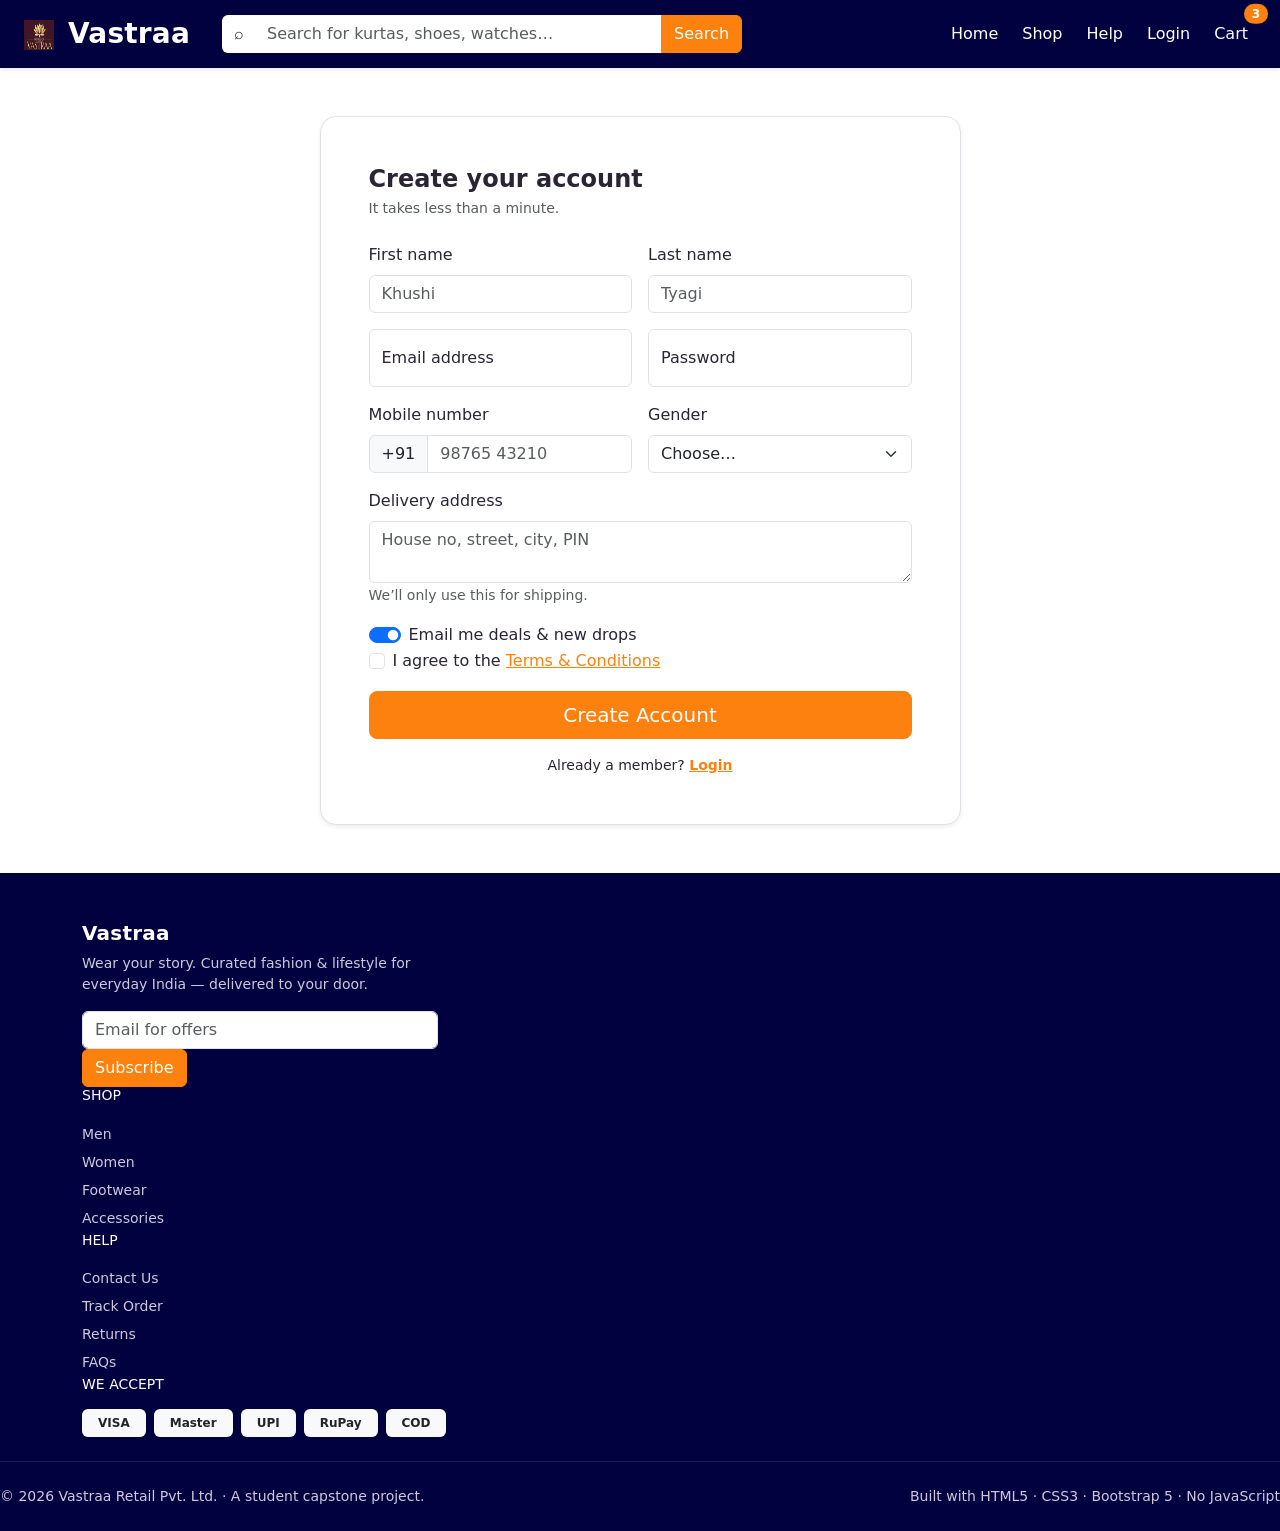
<file: register.html>
<!DOCTYPE html>
<html lang="en">
<head>
  <meta charset="utf-8">
  <meta name="viewport" content="width=device-width, initial-scale=1">
  <link href="https://cdn.jsdelivr.net/npm/bootstrap@5.3.8/dist/css/bootstrap.min.css" rel="stylesheet" integrity="sha384-sRIl4kxILFvY47J16cr9ZwB07vP4J8+LH7qKQnuqkuIAvNWLzeN8tE5YBujZqJLB" crossorigin="anonymous">
<script src="https://cdn.jsdelivr.net/npm/bootstrap@5.3.8/dist/js/bootstrap.bundle.min.js" integrity="sha384-FKyoEForCGlyvwx9Hj09JcYn3nv7wiPVlz7YYwJrWVcXK/BmnVDxM+D2scQbITxI" crossorigin="anonymous"></script>
   <link rel="stylesheet" href="css/bootstrap.min.css">
 <link rel="stylesheet" href="css/style.css">
</head>
<body>
   <nav class="navbar navbar-expand bg-ink shadow-sm py-2">
    <div class="container-fluid px-3 px-lg-4">
      <a class="navbar-brand text-white brand-word fs-3" href="index.html">
        <img src="assets\vastraa logo.jpeg" alt="Vastraa logo" width="30" height="30" class="me-1 align-text-bottom"> Vastraa
      </a>

     <form class="d-none d-md-flex mx-3 flex-grow-1" style="max-width:520px">
        <div class="input-group">
          <span class="input-group-text bg-white border-0">⌕</span>
          <input class="form-control border-0" type="search" placeholder="Search for kurtas, shoes, watches…">
          <button class="btn btn-brand" type="submit">Search</button>
        </div>
      </form>

      <ul class="navbar-nav align-items-center gap-lg-2 ms-auto">
        <li class="nav-item"><a class="nav-link text-white" href="index.html">Home</a></li>
        <li class="nav-item"><a class="nav-link text-white" href="products.html">Shop</a></li>
        <li class="nav-item"><a class="nav-link text-white" href="contact.html">Help</a></li>
        <li class="nav-item"><a class="nav-link text-white" href="login.html">Login</a></li>
        <li class="nav-item">
          <a class="nav-link text-white position-relative" href="cart.html">
            Cart
            <span class="badge bg-brand rounded-pill position-absolute top-0 start-100 translate-middle">3</span>
          </a>
        </li>
      </ul>
    </div>
  </nav>
  <div class="container my-5">
    <div class="row justify-content-center">
      <div class="col-lg-7">
        <div class="bg-white border rounded-4 p-4 p-md-5 shadow-sm">
          <h4 class="fw-bold mb-1">Create your account</h4>
          <p class="text-muted small mb-4">It takes less than a minute.</p>

          <div class="row g-3">
            <div class="col-md-6">
              <label class="form-label">First name</label>
              <input type="text" class="form-control" placeholder="Khushi">
            </div>
            <div class="col-md-6">
              <label class="form-label">Last name</label>
              <input type="text" class="form-control" placeholder="Tyagi">
            </div>

             <div class="col-md-6">
              <div class="form-floating">
                <input type="email" class="form-control" id="em" placeholder="name@example.com">
                <label for="em">Email address</label>
              </div>
            </div>
            <div class="col-md-6">
              <div class="form-floating">
                <input type="password" class="form-control" id="pw" placeholder="Password">
                <label for="pw">Password</label>
              </div>
            </div>

            <div class="col-md-6">
              <label class="form-label">Mobile number</label>
              <div class="input-group">
                <span class="input-group-text">+91</span>
                <input type="text" class="form-control" placeholder="98765 43210">
              </div>
            </div>
            <div class="col-md-6">
              <label class="form-label">Gender</label>
              <select class="form-select"><option selected disabled>Choose…</option><option>Female</option><option>Male</option><option>Prefer not to say</option></select>
            </div>

            <div class="col-12">
              <label class="form-label">Delivery address</label>
              <textarea class="form-control" rows="2" placeholder="House no, street, city, PIN"></textarea>
              <small class="form-text text-muted">We&rsquo;ll only use this for shipping.</small>
            </div>

            <div class="col-12">
              <div class="form-check form-switch">
                <input class="form-check-input" type="checkbox" role="switch" id="news" checked>
                <label class="form-check-label" for="news">Email me deals &amp; new drops</label>
              </div>
              <div class="form-check">
                <input class="form-check-input" type="checkbox" id="terms">
                <label class="form-check-label" for="terms">I agree to the <a href="#" class="text-brand">Terms &amp; Conditions</a></label>
              </div>
            </div>

            <div class="col-12">
              <button class="btn btn-brand w-100 btn-lg">Create Account</button>
            </div>
          </div>
          <p class="text-center small mt-3 mb-0">Already a member? <a href="login.html" class="text-brand fw-semibold">Login</a></p>
        </div>
      </div>
    </div>
  </div>
 <footer class="site-footer pt-5 pb-4 mt-5">
    <div class="container">
      <div class="row g-4">
        <div class="col-12 col-lg-4">
          <h5 class="brand-word text-white mb-2">Vastraa</h5>
          <p class="small mb-3">Wear your story. Curated fashion &amp; lifestyle for everyday India — delivered to your door.</p>
            <input class="form-control" type="email" placeholder="Email for offers">
            <button class="btn btn-brand" type="submit">Subscribe</button>
          </div>
        </div>
        <div class="col-6 col-lg-2">
          <h6 class="text-uppercase small mb-3">Shop</h6>
          <ul class="list-unstyled small lh-lg mb-0">
            <li><a href="products.html">Men</a></li>
            <li><a href="products.html">Women</a></li>
            <li><a href="products.html">Footwear</a></li>
            <li><a href="products.html">Accessories</a></li>
          </ul>
        </div>
        <div class="col-6 col-lg-2">
          <h6 class="text-uppercase small mb-3">Help</h6>
          <ul class="list-unstyled small lh-lg mb-0">
            <li><a href="contact.html">Contact Us</a></li>
            <li><a href="contact.html">Track Order</a></li>
            <li><a href="contact.html">Returns</a></li>
            <li><a href="contact.html">FAQs</a></li>
          </ul>
        </div>
        <div class="col-12 col-lg-4">
          <h6 class="text-uppercase small mb-3">We Accept</h6>
          <div class="d-flex flex-wrap gap-2">
            <span class="badge bg-light text-dark px-3 py-2">VISA</span>
            <span class="badge bg-light text-dark px-3 py-2">Master</span>
            <span class="badge bg-light text-dark px-3 py-2">UPI</span>
            <span class="badge bg-light text-dark px-3 py-2">RuPay</span>
            <span class="badge bg-light text-dark px-3 py-2">COD</span>
          </div>
        </div>
      </div>
      <hr class="border-secondary my-4">
      <div class="d-flex flex-column flex-md-row justify-content-between small">
        <span>© 2026 Vastraa Retail Pvt. Ltd. · A student capstone project.</span>
        <span>Built with HTML5 · CSS3 · Bootstrap 5 · No JavaScript</span>
      </div>
    </div>
  </footer>
</body>
</html>
</file>
<file: css/style.css>
:root{
    --ink: rgb(1, 1, 64);
    --brand:rgb(253, 129, 14);
    --brand-dark:#a54e07e6;
    --gold:rgb(191, 176, 10);
    --paper:white;
    --ink-soft:rgba(52, 12, 251, 0.262);
}
body{
    background: var(--paper);
    color: #2A2433;
  font-family: "Poppins", "Segoe UI", system-ui, -apple-system, sans-serif;
}
.brand-word{ font-weight: 700; letter-spacing: .2px; }
.brand-word .dot{ color: var(--gold); }

.bg-ink{ background-color: var(--ink) !important; }
.bg-brand{ background-color: var(--brand) !important; }
.bg-gold{ background-color: var(--gold) !important; }
.text-brand{ color: var(--brand) !important; }

.btn-brand{
  background-color: var(--brand);
  border-color: var(--brand);
  color: #fff;
}
.btn-brand:hover, .btn-brand:focus{
  background-color: var(--brand-dark);
  border-color: var(--brand-dark);
  color: #fff;
}
.btn-outline-brand{
  border: 1px solid var(--brand);
  color: var(--brand);
  background: transparent;
}
.btn-outline-brand:hover{
  background-color: var(--brand);
  color: #fff;
}
.trust-item{
  font-size: .85rem;
  color: var(--ink-soft);
  border-right: 1px solid #eee;
}
.trust-item:last-child{ border-right: 0; }

.hero{
  background: linear-gradient(135deg, var(--ink) 0%, #322a45 100%);
  color: #fff;
  border-radius: 18px;
}
.hero .lead{ color: #fff; }

.cat-pill{
  display: block;
  text-decoration: none;
  color: inherit;
  background: #fff;
  border-radius: 14px;
  padding: 14px 8px;
  transition: transform .15s ease, box-shadow .15s ease;
}
.cat-pill:hover{
  transform: translateY(-3px);
  box-shadow: 0 8px 18px rgba(0,0,0,.08);
}

.section-title{
  font-weight: 700;
  position: relative;
  padding-left: 14px;
  border-left: 4px solid var(--brand);
}

.product-card{
  background: #fff;
  border-radius: 14px;
  overflow: hidden;
  border: 1px solid #eee;
  transition: transform .15s ease, box-shadow .15s ease;
}
.product-card:hover{
  transform: translateY(-4px);
  box-shadow: 0 10px 22px rgba(0,0,0,.08);
}
.product-thumb{
  width: 100%;
  aspect-ratio: 1 / 1;
  object-fit: cover;
  display: block;
  background: #f1ece2;
}
.ribbon{
  position: absolute;
  top: 10px;
  left: 10px;
  z-index: 2;
  background: var(--gold);
  color: #1F1B2E;
  font-size: .7rem;
  font-weight: 700;
  letter-spacing: .04em;
  padding: 3px 9px;
  border-radius: 999px;
}
.price-now{ font-weight: 700; color: var(--ink); }
.price-was{ text-decoration: line-through; color: #999; font-size: .85rem; }
.price-off{ color: var(--brand); font-weight: 600; font-size: .85rem; }

.stars{ color: var(--gold); letter-spacing: 1px; }
.stars .empty{ color: #ddd; }

.auth-card{ border-radius: 18px; }
.auth-side{ background: linear-gradient(160deg, var(--ink), #322a45); color:#fff; }

.site-footer{
  background: var(--ink);
  color: #cfc8dc;
}
.site-footer a{ color: #cfc8dc; text-decoration: none; }
.site-footer a:hover{ color: #fff; text-decoration: underline; }
.site-footer h5, .site-footer h6{ color: #fff; }

.breadcrumb-item.active{ color: var(--ink-soft); }
::selection{ background: var(--gold); }
</file>
